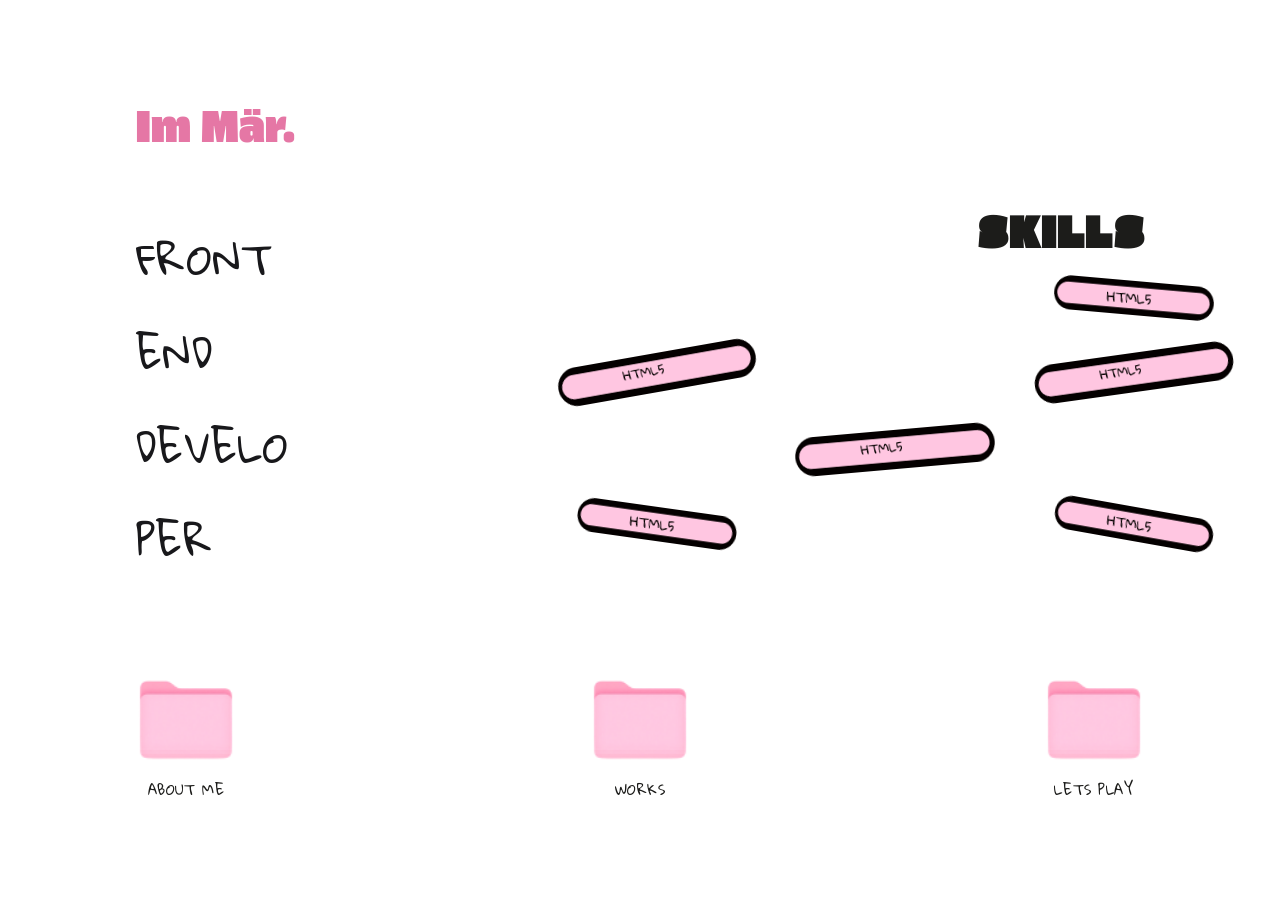
<file: index.html>
<!DOCTYPE html>
<html lang="ru">
  <head>
    <meta charset="UTF-8" />
    <meta name="viewport" content="width=device-width, initial-scale=1.0" />
    <title>Im Mär.</title>
    <!-- Fonts -->
    <link
      href="https://fonts.googleapis.com/css2?family=Gasoek+One&family=Gloria+Hallelujah&display=swap"
      rel="stylesheet"
    />
    <!-- Styles -->
    <link rel="stylesheet" href="styles/main.css" />
    <link rel="stylesheet" href="styles/index.css" />
  </head>
  <body>
    <div class="container">
      <!-- Логотип -->
      <header class="header">
        <a href="index.html" class="logo">Im Mär.</a>
      </header>

      <!-- Основной контент -->
      <main class="main">
        <!-- Заголовок FRONT END DEVELOPER -->
        <div class="title-block">
          <h1 class="title title--large font-accent">
            <span>FRONT</span>
            <span>END</span>
            <span>DEVELO</span>
            <span>PER</span>
          </h1>
        </div>

        <!-- Блок SKILLS -->
        <div class="skills-block">
          <h2 class="skills-title">SKILLS</h2>
          <div class="skills-items">
            <img
              src="media_portfolio/SKILS_BIG.png"
              alt="HTML5"
              class="skill-item skill-item--big"
            />
            <img
              src="media_portfolio/SKILS_SMALL.png"
              alt="HTML5"
              class="skill-item skill-item--small"
            />
            <img
              src="media_portfolio/SKILS_BIG.png"
              alt="HTML5"
              class="skill-item skill-item--big"
            />
            <img
              src="media_portfolio/SKILS_SMALL.png"
              alt="JavaScript"
              class="skill-item skill-item--small"
            />
            <img
              src="media_portfolio/SKILS_BIG.png"
              alt="HTML5"
              class="skill-item skill-item--big"
            />
            <img
              src="media_portfolio/SKILS_SMALL.png"
              alt="HTML5"
              class="skill-item skill-item--small"
            />
          </div>
        </div>

        <!-- Навигация -->
        <nav class="navigation">
          <a
            href="about.html"
            class="nav-folder flex-column items-center transition-default"
          >
            <img
              src="media_portfolio/IMG_NAV_BUTTON.png"
              alt="About Me"
              class="folder-icon"
            />
            <span>ABOUT ME</span>
          </a>
          <a
            href="work.html"
            class="nav-folder flex-column items-center transition-default"
          >
            <img
              src="media_portfolio/IMG_NAV_BUTTON.png"
              alt="Works"
              class="folder-icon"
            />
            <span>WORKS</span>
          </a>
          <a
            href="play.html"
            class="nav-folder flex-column items-center transition-default"
          >
            <img
              src="media_portfolio/IMG_NAV_BUTTON.png"
              alt="Let's Play"
              class="folder-icon"
            />
            <span>LETS PLAY</span>
          </a>
        </nav>
      </main>
    </div>
  </body>
</html>
</file>
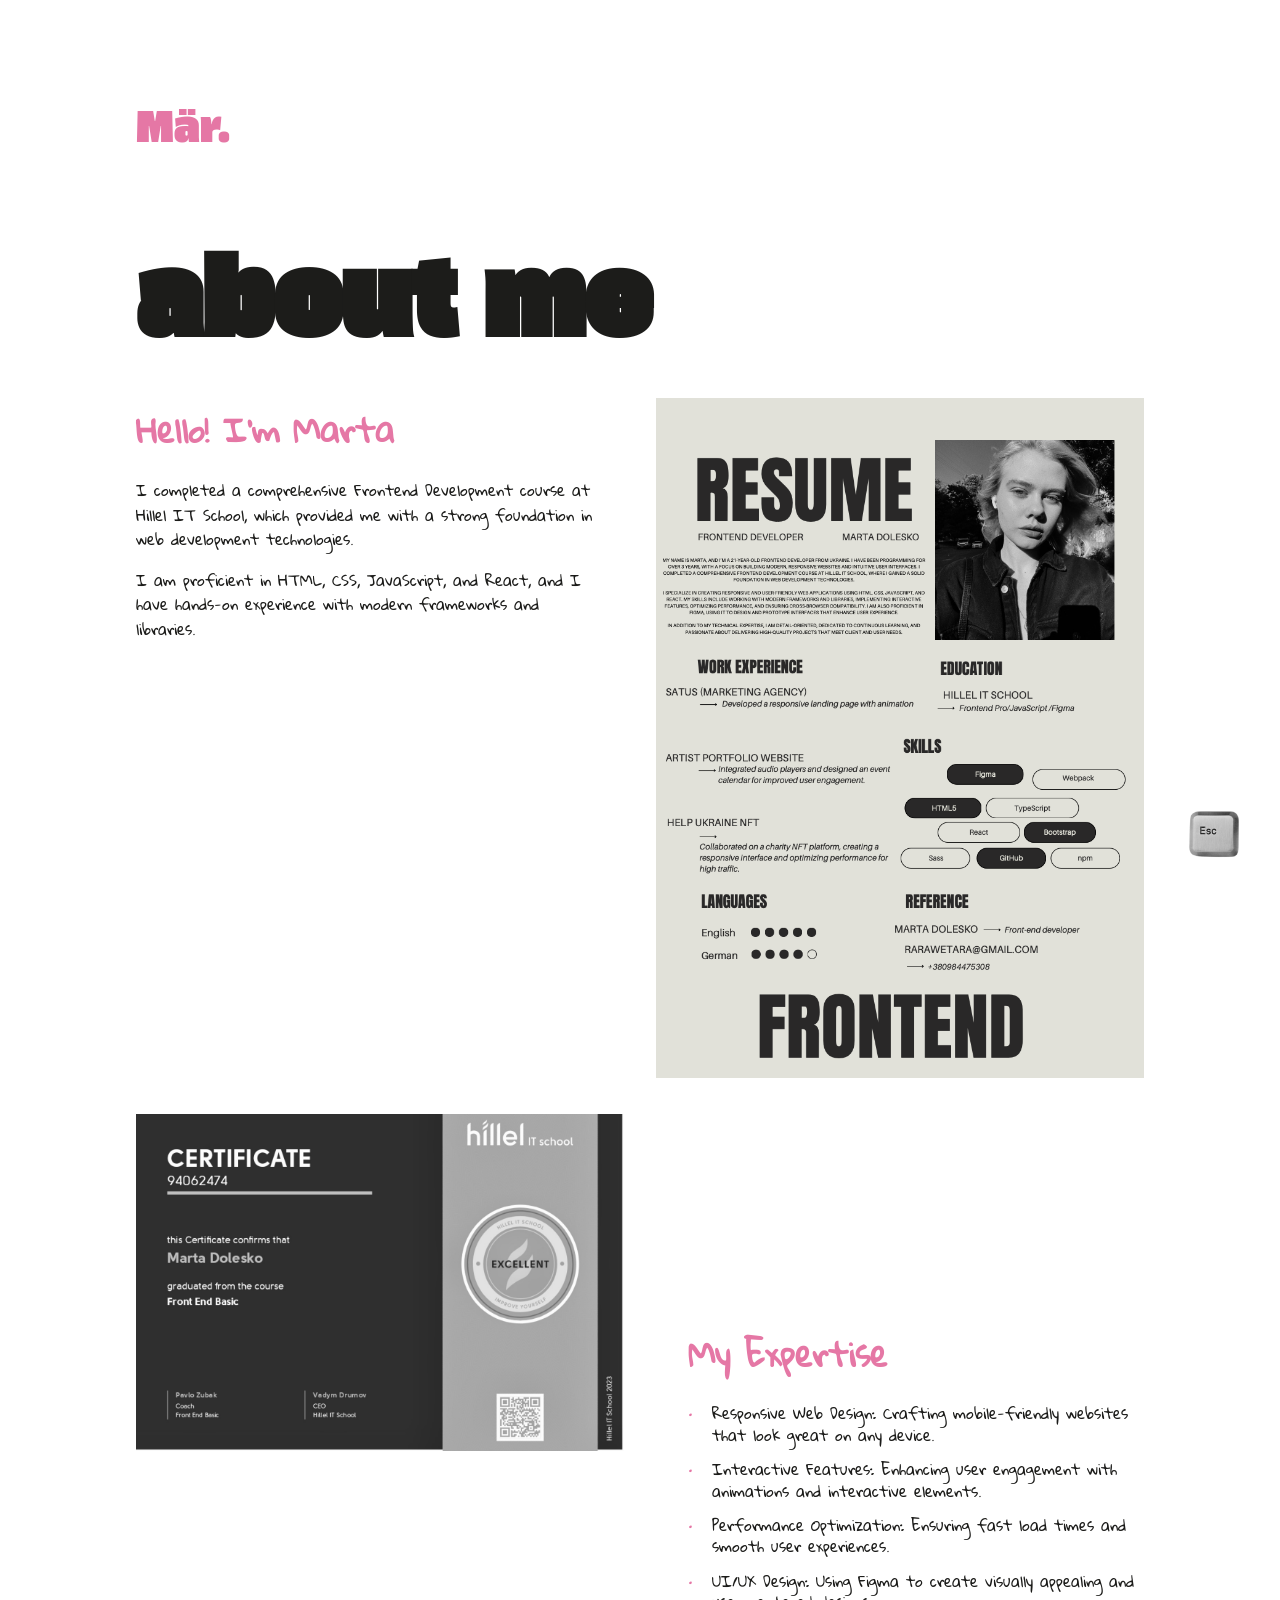
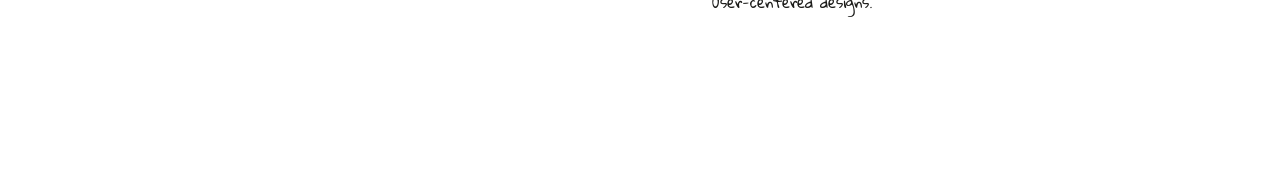
<file: about.html>
<!DOCTYPE html>
<html lang="ru">
  <head>
    <meta charset="UTF-8" />
    <meta name="viewport" content="width=device-width, initial-scale=1.0" />
    <title>About - Im Mär.</title>
    <!-- Fonts -->
    <link
      href="https://fonts.googleapis.com/css2?family=Gasoek+One&family=Gloria+Hallelujah&display=swap"
      rel="stylesheet"
    />
    <!-- Styles -->
    <link rel="stylesheet" href="styles/main.css" />
    <link rel="stylesheet" href="styles/index.css" />
  </head>
  <body>
    <div class="container">
      <!-- Шапка -->
      <header class="header">
        <a href="index.html" class="logo">Mär.</a>
      </header>

      <!-- Основной контент -->
      <main class="main">
        <!-- Заголовок about me -->
        <h1 class="about-title">about me</h1>

        <!-- Основная информация -->
        <div class="about-content">
          <div class="about-text">
            <h2 class="hello-text">Hello! I'm Marta</h2>
            <p class="description">
              I completed a comprehensive Frontend Development course at Hillel
              IT School, which provided me with a strong foundation in web
              development technologies.
            </p>
            <p class="description">
              I am proficient in HTML, CSS, JavaScript, and React, and I have
              hands-on experience with modern frameworks and libraries.
            </p>
          </div>

          <!-- Сертификат -->
          <div class="certificate">
            <img
              src="media_portfolio/hillel.jpeg"
              alt="Hillel Certificate"
              class="certificate-img"
            />
          </div>

          <!-- Резюме -->
          <div class="resume">
            <img
              src="media_portfolio/cv.jpeg"
              alt="Resume"
              class="resume-img"
            />
          </div>

          <!-- Экспертиза -->
          <div class="expertise">
            <h2 class="expertise-title">My Expertise</h2>
            <ul class="expertise-list">
              <li>
                Responsive Web Design: Crafting mobile-friendly websites that
                look great on any device.
              </li>
              <li>
                Interactive Features: Enhancing user engagement with animations
                and interactive elements.
              </li>
              <li>
                Performance Optimization: Ensuring fast load times and smooth
                user experiences.
              </li>
              <li>
                UI/UX Design: Using Figma to create visually appealing and
                user-centered designs.
              </li>
            </ul>
          </div>
        </div>
      </main>

      <!-- Подвал -->
      <footer class="footer">
        <a href="index.html" class="esc-button">
          <img src="media_portfolio/esc.png" alt="ESC" class="esc-icon" />
        </a>
      </footer>
    </div>
  </body>
</html>
</file>
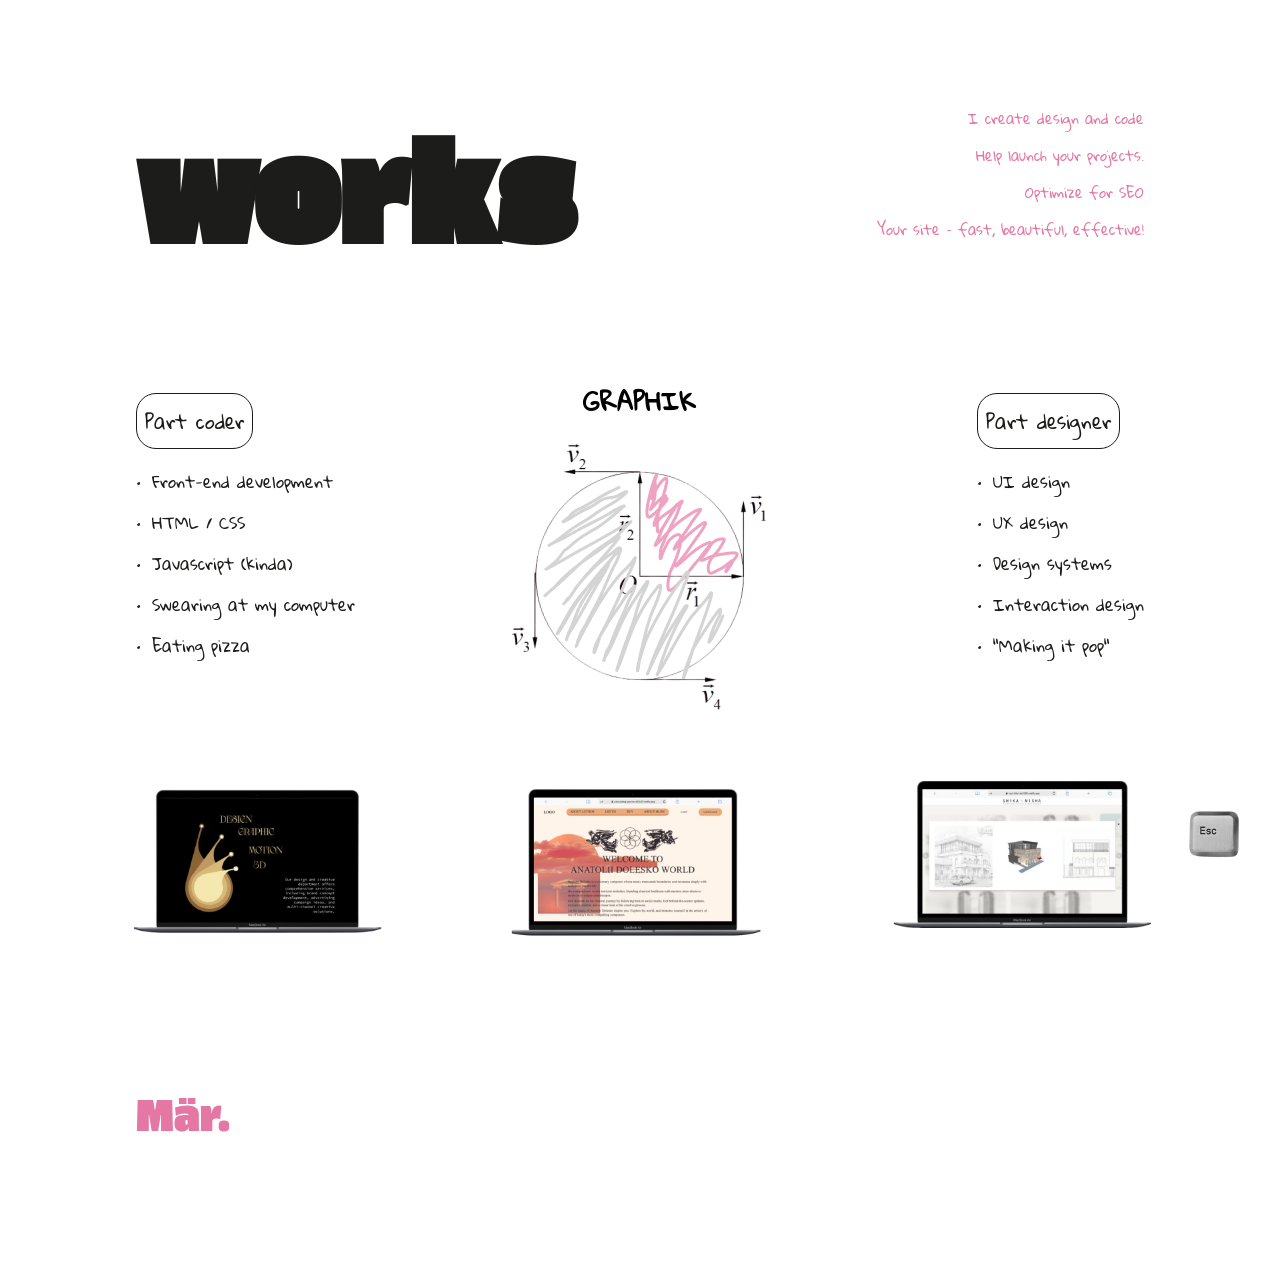
<file: work.html>
<!DOCTYPE html>
<html lang="ru">
  <head>
    <meta charset="UTF-8" />
    <meta name="viewport" content="width=device-width, initial-scale=1.0" />
    <title>Works - Im Mär.</title>
    <!-- Fonts -->
    <link
      href="https://fonts.googleapis.com/css2?family=Gasoek+One&family=Gloria+Hallelujah&display=swap"
      rel="stylesheet"
    />
    <!-- Styles -->
    <link rel="stylesheet" href="styles/main.css" />
    <link rel="stylesheet" href="styles/index.css" />
  </head>
  <body>
    <div class="container">
      <!-- Шапка -->
      <header class="header">
        <h1 class="page-title">works</h1>
        <!-- Текст в правом верхнем углу -->
        <div class="header-text">
          <p>I create design and code</p>
          <p>Help launch your projects.</p>
          <p>Optimize for SEO</p>
          <p>Your site – fast, beautiful, effective!</p>
        </div>
      </header>

      <!-- Основной контент -->
      <main class="main">
        <!-- Компоненты -->
        <div class="components">
          <!-- Component 55 -->
          <div class="component">
            <h2 class="component-title"></h2>
            <div class="component-content">
              <div class="role">Part coder</div>
              <ul class="skills-list">
                <li>Front-end development</li>
                <li>HTML / CSS</li>
                <li>Javascript (kinda)</li>
                <li>Swearing at my computer</li>
                <li>Eating pizza</li>
              </ul>
            </div>
          </div>

          <!-- GRAPHIK -->
          <div class="component">
            <h2 class="component-title">GRAPHIK</h2>
            <div class="component-content">
              <img
                src="media_portfolio/GRAPHIK.png"
                alt="График"
                class="graph-image"
              />
            </div>
          </div>

          <!-- Component 56 -->
          <div class="component">
            <h2 class="component-title"></h2>
            <div class="component-content">
              <div class="role">Part designer</div>
              <ul class="skills-list">
                <li>UI design</li>
                <li>UX design</li>
                <li>Design systems</li>
                <li>Interaction design</li>
                <li>"Making it pop"</li>
              </ul>
            </div>
          </div>
        </div>

        <!-- Проекты -->
        <div class="projects">
          <div class="project">
            <img
              src="media_portfolio/SATUS_LAPTOP.png"
              alt="Project 1"
              class="project-image project-image--laptop"
            />
            <img
              src="media_portfolio/SATUS_NOUT.png"
              alt="Project 1"
              class="project-image project-image--tablet"
            />
            <img
              src="media_portfolio/SATUS_PHONE.png"
              alt="Project 1"
              class="project-image project-image--phone"
            />
          </div>
          <div class="project">
            <img
              src="media_portfolio/APOSTOL_LAPTOP.png"
              alt="Project 2"
              class="project-image project-image--laptop"
            />
            <img
              src="media_portfolio/APOSTOL_NOUT.png"
              alt="Project 2"
              class="project-image project-image--tablet"
            />
            <img
              src="media_portfolio/APOSTOL_PHONE.png"
              alt="Project 2"
              class="project-image project-image--phone"
            />
          </div>
          <div class="project">
            <img
              src="media_portfolio/SHIKA_LAPTOP.png"
              alt="Project 3"
              class="project-image project-image--laptop"
            />
            <img
              src="media_portfolio/SHIKA_NOUT.png"
              alt="Project 3"
              class="project-image project-image--tablet"
            />
            <img
              src="media_portfolio/SHIKA_PHONE.png"
              alt="Project 3"
              class="project-image project-image--phone"
            />
          </div>
        </div>
      </main>

      <!-- Подвал -->
      <footer class="footer">
        <a href="index.html" class="logo">Mär.</a>
        <a href="index.html" class="esc-button">
          <img src="media_portfolio/esc.png" alt="ESC" class="esc-icon" />
        </a>
      </footer>
    </div>
  </body>
</html>
</file>
<file: styles/main.css>
/* Reset styles */
* {
    margin: 0;
    padding: 0;
    box-sizing: border-box;
}

/* Variables */
:root {
    /* Colors */
    --color-black: #1C1C1A;
    --color-pink: #E577A5;
    --color-gray: #D4D4D4;
    --color-white: #FFFFFF;

    /* Typography */
    --font-heading: 'Gasoek One', sans-serif;
    --font-accent: 'Gloria Hallelujah', cursive;
}

/* Typography responsive styles */
@media screen and (min-width: 1024px) {
    :root {
        --h1-size: 2.5rem;    /* 40px */
        --h2-size: 2rem;      /* 32px */
        --h3-size: 1.5rem;    /* 24px */
        --p-size: 0.875rem;   /* 14px */
    }
}

@media screen and (max-width: 1023px) {
    :root {
        --h1-size: 2rem;      /* 32px */
        --h2-size: 1.75rem;   /* 28px */
        --h3-size: 1.375rem;  /* 22px */
        --p-size: 0.875rem;   /* 14px */
    }
}

@media screen and (max-width: 767px) {
    :root {
        --h1-size: 1.75rem;   /* 28px */
        --h2-size: 1.5rem;    /* 24px */
        --h3-size: 1.25rem;   /* 20px */
        --p-size: 0.75rem;    /* 12px */
    }
}

/* Utility classes */
.container {
    width: 100%;
    max-width: 1200px;
    margin: 0 auto;
    padding: 0 1rem;
}

.transition-default {
    transition: all 0.3s ease;
}

/* Logo styles */
.logo {
    font-family: var(--font-heading);
    color: var(--color-pink);
    text-decoration: none;
    transition: all 0.3s ease;
}

.logo:hover {
    -webkit-text-stroke: 1px var(--color-pink);
    color: transparent;
}

.logo:active {
    -webkit-text-stroke: 1px var(--color-gray);
    background-color: var(--color-gray);
}

/* Навигация */
.navigation {
    display: flex;
    gap: 2rem;
    margin-top: auto;
}

.nav-item {
    text-decoration: none;
    color: var(--color-black);
    display: flex;
    flex-direction: column;
    align-items: center;
    gap: 0.5rem;
}

/* Адаптивная типография */
@media (min-width: 1024px) {
    h1 { font-size: 40px; }
    h2 { font-size: 32px; }
    h3 { font-size: 24px; }
    p { font-size: 14px; }
}

@media (max-width: 1023px) {
    h1 { font-size: 32px; }
    h2 { font-size: 28px; }
    h3 { font-size: 22px; }
    p { font-size: 14px; }
}

@media (max-width: 767px) {
    h1 { font-size: 28px; }
    h2 { font-size: 24px; }
    h3 { font-size: 20px; }
    p { font-size: 12px; }
}

/* Typography */
.font-accent {
    font-family: var(--font-accent);
    letter-spacing: 0.04em;
}

/* Или можно добавить через селектор */
[style*="Gloria Hallelujah"], 
.gloria-hallelujah {
    letter-spacing: 0.04em;
}

.flex-column {
    display: flex;
    flex-direction: column;
}

.items-center {
    align-items: center;
}

.items-start {
    align-items: flex-start;
}
</file>
<file: styles/index.css>
/* Основной контейнер */
.container {
    min-height: 100vh;
    display: flex;
    flex-direction: column;
    padding: 6rem;
    background-color: var(--color-white);
    overflow-x: hidden;
}

/* Шапка */
.header {
    margin-bottom: 2rem;
}

.logo {
    font-size: var(--h1-size);
    color: var(--color-pink);
    text-decoration: none;
    font-family: var(--font-heading);
}

/* Основной контент */
.main {
    flex: 1;
    display: flex;
    flex-direction: column;
    justify-content: space-between;
    position: relative;
}

/* Заголовок и skills вместе */
.title-block {
    display: flex;
    justify-content: space-between;
    align-items: flex-start;
    margin-bottom: 2rem;
    flex-wrap: wrap;
    gap: 2rem;
    max-width: 60%;
}

.title {
    font-family: var(--font-accent);
    color: var(--color-black);
    letter-spacing: 0.04em;
    display: flex;
    flex-direction: column;
    align-items: flex-start;
    gap: 1vw;
    font-weight: 400;
}

.title--large {
    font-size: 2.5rem;
    letter-spacing: 0.1vw;
}

.title--large span {
    display: block;
}

/* Блок навыков */
.skills-block {
    position: absolute;
    right: 0;
    width: auto;
    max-width: min(800px, 100vw - 4rem);
    text-align: right;
    margin-top: -1rem;
}

.skills-title {
    font-family: var(--font-heading);
    font-size: 2.5rem;
    color: var(--color-black);
    margin-bottom: 0.5rem;
    letter-spacing: 0.1vw;
}

.skills-items {
    display: grid;
    grid-template-columns: repeat(3, 1fr);
    grid-template-rows: repeat(4, auto);
    gap: clamp(1rem, 3vw, 4.5rem);
    padding: clamp(0.5rem, 1vw, 2rem);
    width: 100%;
}

.skill-item {
    width: min(180px, 100%);
    height: auto;
    justify-self: center;
}

.skill-item--big {
    width: 200px;
}

.skill-item--small {
    width: 160px;
}

/* Точное позиционирование элементов по сетке */
.skill-item:nth-child(1) { 
    grid-column: 1;
    grid-row: 2;
    transform: rotate(-10deg);
    width: 200px;
}

.skill-item:nth-child(2) { 
    grid-column: 3;
    grid-row: 1;
    transform: rotate(5deg);
    width: 160px;
}

.skill-item:nth-child(3) { 
    grid-column: 3;
    grid-row: 2;
    transform: rotate(-8deg);
    width: 200px;
}

.skill-item:nth-child(4) { 
    grid-column: 1;
    grid-row: 4;
    transform: rotate(8deg);
    width: 160px;
}

.skill-item:nth-child(5) { 
    grid-column: 2;
    grid-row: 3;
    transform: rotate(-5deg);
    width: 200px;
}

.skill-item:nth-child(6) { 
    grid-column: 3;
    grid-row: 4;
    transform: rotate(10deg);
    width: 160px;
}

/* Добавим эффект при наведении */
.skill-item:hover {
    transform: scale(1.1) rotate(0deg);
    z-index: 1;
}

/* Навигация */
.navigation {
    display: flex;
    justify-content: space-between;
    gap: 2rem;
    margin-top: -2rem; /* Уменьшаем отступ сверху, чтобы поднять навигацию */
}

.nav-folder {
    display: flex;
    flex-direction: column;
    align-items: center;
    text-decoration: none;
    gap: 0.5rem;
    transition: all 0.3s ease;
}

.folder-icon {
    width: 100px;
    height: auto;
    transition: all 0.3s ease;
}

.nav-folder span {
    font-family: var(--font-accent);
    color: var(--color-black);
    font-size: var(--p-size);
    letter-spacing: 0.04em;
}

/* Ховер эффекты */
.nav-folder:hover .folder-icon {
    content: url('../media_portfolio/IMG_NAV_BUTTON_HOVER.png');
}

.nav-folder:active .folder-icon {
    content: url('../media_portfolio/IMG_NAV_BUTTON_ACTIVE.png');
}

/* Адаптивная верстка */
@media (max-width: 1440px) {
    .skills-block {
        max-width: min(600px, 100vw - 4rem);
    }
    
    .skill-item--big {
        width: 180px;
    }
    
    .skill-item--small {
        width: 140px;
    }
}

@media (max-width: 1024px) {
    .container {
        padding: 2rem;
    }

    /* Шапка с заголовком */
    .header {
        display: flex;
        justify-content: space-between;
        align-items: center;
        margin-bottom: 2rem;
    }

    .logo {
        font-size: 2rem;
    }

    /* Заголовок рядом с лого */
    .title-block {
        position: absolute;
        top: 0.5rem;
        right: 2rem;
        margin: 0;
        padding: 0;
        margin-top: -2.5rem;
    }

    .title--large {
        font-size: 2rem;
        flex-direction: row;
        white-space: nowrap;
    }

    .title--large span {
        display: inline;
        margin-right: 0.5rem;
    }

    /* Блок skills */
    .skills-block {
        position: relative;
        max-width: 100%;
        margin-top: 6rem; /* Отступ после заголовка */
    }

    .skills-title {
        text-align: right;
        margin-bottom: 2rem;
        font-size: 2.5rem;
    }

    .skills-items {
        display: grid;
        grid-template-columns: repeat(3, 1fr);
        gap: 5rem;
        max-width: 800px;
        margin: 0 auto;
        padding: 1rem;
    }

    .skill-item {
        width: 140px;
    }

    /* Навигация */
    .navigation {
        margin-top: auto;
        padding-top: 2rem;
    }

    .projects {
        display: grid;
        grid-template-columns: repeat(2, 1fr);
        gap: 4rem;
        margin-bottom: 4rem;
    }

    .project:nth-child(even) {
        margin-top: 14rem;
    }

    .project {
        max-width: 200px; /* Больше размер для планшетов */
    }

    .project-image {
        width: 140%;
    }

    .components {
        grid-template-columns: 1fr; /* Одна колонка */
        gap: 3rem;
    }

    .component {
        display: flex;
        flex-direction: row;
        justify-content: space-between;
        align-items: flex-start;
        gap: 2rem;
    }

    .component-content {
        flex: 1;
    }

    /* Центральный компонент с графиком */
    .component:nth-child(2) {
        justify-content: center;
        max-width: 400px;
        margin: 0 auto;
    }

    .graph-image {
        max-width: 100%;
    }

    .about-title {
        font-size: 6rem;
    }

    /* Сохраняем сетку 2x2 но уменьшаем отступы */
    .about-content {
        gap: 1.5rem;
    }

    .about-text {
        padding-right: 1rem;
    }

    .expertise {
        padding-left: 1rem;
    }

    .resume-img, .certificate-img {
        max-width: 100%;
    }
}

@media (max-width: 768px) {
    .container {
        padding: 1rem;
    }

    /* Возвращаем заголовок на место */
    .title-block {
        position: static;
        max-width: 100%;
        margin-bottom: 0;
        padding: 0;
        margin-top: 0;
    }

    .title {
        align-items: flex-start;
    }

    .title--large {
        font-size: 1.5rem;
        flex-direction: row;
        flex-wrap: nowrap;
        white-space: nowrap;
        gap: 0.5rem;
    }

    .title--large span {
        display: inline;
        margin-right: 0.25rem;
    }

    /* Блок skills */
    .skills-block {
        position: static;
        max-width: 100%;
        margin-top: 2rem;
    }

    .skills-title {
        text-align: right;
        margin-bottom: 2rem;
    }

    .skills-items {
        display: flex;
        flex-wrap: wrap;
        justify-content: center;
        gap: 2rem;
        padding: 1rem;
        max-width: 600px;
        margin: 0 auto;
    }

    /* Позиционируем каждый элемент отдельно */
    .skill-item:nth-child(1) { 
        margin-left: 0;
        margin-right: auto;
        width: 140px;
    }

    .skill-item:nth-child(2) { 
        margin-left: auto;
        margin-right: 0;
        width: 140px;
    }

    .skill-item:nth-child(3) { 
        margin-left: auto;
        margin-right: 20%;
        width: 140px;
    }

    .skill-item:nth-child(4) { 
        margin-left: 20%;
        margin-right: auto;
        width: 140px;
    }

    .skill-item:nth-child(5) { 
        margin: 0 auto;
        width: 140px;
    }

    .skill-item:nth-child(6) { 
        margin-left: auto;
        margin-right: 10%;
        width: 140px;
    }

    .navigation {
        flex-direction: column;
        align-items: center;
        margin-top: 2rem;
    }

    .projects {
        grid-template-columns: repeat(2, 1fr);
        gap: 4rem;
    }

    .project:nth-child(even) {
        margin-top: 14rem;
    }

    .project {
        max-width: 170px; /* Средний размер */
    }

    .project-image {
        width: 100%;
    }

    .component {
        flex-direction: column;
        gap: 1rem;
    }

    .component:nth-child(2) {
        max-width: 300px;
    }

    .about-title {
        font-size: 4rem;
    }

    /* Сохраняем сетку 2x2 */
    .about-content {
        gap: 1rem;
    }

    .hello-text, .expertise-title {
        font-size: 1.5rem;
    }

    .description, .expertise-list li {
        font-size: 1rem;
        line-height: 1.4;
    }

    .expertise-list li {
        margin-bottom: 0.5rem;
    }
}

@media (max-width: 480px) {
    .skills-items {
        grid-template-columns: repeat(2, 1fr);
        gap: 1.5rem;
        padding: 0.5rem;
        max-width: 300px;
    }

    .skill-item {
        width: min(100px, 100%);
    }

    .title-block {
        margin-bottom: 0;
        text-align: right;
        width: 100%;
    }

    .title {
        align-items: flex-end;
        width: 100%;
    }

    .title--large {
        font-size: 1.25rem;
        gap: 0.25rem;
        width: 100%;
        justify-content: flex-end;
    }

    .title--large span {
        margin-right: 0.15rem;
    }

    .skills-title {
        font-size: 1.75rem;
        text-align: left;
        margin-bottom: 2.5rem;
    }

    .navigation {
        flex-direction: row;
        justify-content: space-between;
        gap: 1rem;
        margin-top: 2rem;
        padding: 0 0.5rem;
    }

    .nav-folder {
        gap: 0.25rem;
    }

    .folder-icon {
        width: 70px;
        height: auto;
    }

    .nav-folder span {
        font-size: 0.75rem;
    }

    .projects {
        grid-template-columns: repeat(2, 1fr);
        gap: 4rem;
    }

    .project:nth-child(even) {
        margin-top: 14rem;
    }

    .project {
        max-width: 140px; /* Маленький размер */
    }

    .project-image {
        width: 80%;
    }

    .about-title {
        font-size: 3rem;
        margin-bottom: 1rem;
    }

    /* На мобильных делаем одну колонку */
    .about-content {
        grid-template-columns: 1fr;
        gap: 1.5rem;
    }

    .about-text {
        grid-column: 1;
        grid-row: 1;
        padding-right: 0;
    }

    .resume {
        grid-column: 1;
        grid-row: 2;
    }

    .certificate {
        grid-column: 1;
        grid-row: 3;
    }

    .expertise {
        grid-column: 1;
        grid-row: 4;
        padding-left: 0;
    }

    .hello-text, .expertise-title {
        font-size: 1.25rem;
    }

    .description, .expertise-list li {
        font-size: 0.9rem;
    }

    .expertise-list li {
        padding-left: 1rem;
    }
}

@media (max-width: 360px) {
    .skills-items {
        grid-template-columns: 1fr;
        gap: 1rem;
        max-width: 200px;
    }

    .navigation {
        gap: 0.5rem;
        padding: 0;
    }

    .folder-icon {
        width: 60px;
    }

    .nav-folder span {
        font-size: 0.7rem;
    }

    .title-block {
        margin-bottom: 0;
        text-align: right;
    }

    .skills-title {
        text-align: left;
        margin-bottom: 2.5rem;
    }

    .project:nth-child(even) {
        margin-top: 1rem;
    }

    .project {
        max-width: 120px;
    }

    .about-title {
        font-size: 2.5rem;
    }

    .about-content {
        gap: 1rem;
    }

    .hello-text, .expertise-title {
        font-size: 1.1rem;
    }

    .description, .expertise-list li {
        font-size: 0.85rem;
    }
}

/* Анимации */
@keyframes floatVertical {
    0% {
        transform: translateY(-10px) rotate(var(--rotation));
    }
    50% {
        transform: translateY(10px) rotate(var(--rotation));
    }
    100% {
        transform: translateY(-10px) rotate(var(--rotation));
    }
}

@keyframes floatHorizontal {
    0% {
        transform: translateX(-10px) rotate(var(--rotation));
    }
    50% {
        transform: translateX(10px) rotate(var(--rotation));
    }
    100% {
        transform: translateX(-10px) rotate(var(--rotation));
    }
}

/* Применяем анимацию к элементам */
.skill-item:nth-child(1) { 
    --rotation: -10deg;
    animation: floatVertical 4s ease-in-out infinite;
}

.skill-item:nth-child(2) { 
    --rotation: 5deg;
    animation: floatVertical 4s ease-in-out infinite 0.5s;
}

.skill-item:nth-child(3) { 
    --rotation: -8deg;
    animation: floatVertical 4s ease-in-out infinite 1s;
}

.skill-item:nth-child(4) { 
    --rotation: 8deg;
    animation: floatVertical 4s ease-in-out infinite 1.5s;
}

.skill-item:nth-child(5) { 
    --rotation: -5deg;
    animation: floatVertical 4s ease-in-out infinite 2s;
}

.skill-item:nth-child(6) { 
    --rotation: 10deg;
    animation: floatVertical 4s ease-in-out infinite 2.5s;
}

/* Останавливаем анимацию при наведении */
.skill-item:hover {
    animation: none;
    transform: scale(1.1) rotate(0deg);
    z-index: 1;
}

/* Меняем анимацию на мобильных устройствах */
@media (max-width: 768px) {
    .skill-item:nth-child(1) { 
        animation: floatHorizontal 4s ease-in-out infinite;
    }
    
    .skill-item:nth-child(2) { 
        animation: floatHorizontal 4s ease-in-out infinite 0.5s;
    }
    
    .skill-item:nth-child(3) { 
        animation: floatHorizontal 4s ease-in-out infinite 1s;
    }
    
    .skill-item:nth-child(4) { 
        animation: floatHorizontal 4s ease-in-out infinite 1.5s;
    }
    
    .skill-item:nth-child(5) { 
        animation: floatHorizontal 4s ease-in-out infinite 2s;
    }
    
    .skill-item:nth-child(6) { 
        animation: floatHorizontal 4s ease-in-out infinite 2.5s;
    }
}

/* Стили для страницы works */
.page-title {
    font-family: var(--font-heading);
    font-size: 8rem;
    color: var(--color-black);
    margin-bottom: 2rem;
}

.header {
    display: flex;
    justify-content: space-between;
    align-items: flex-start;
    margin-bottom: 4rem;
}

.header-text {
    text-align: right;
    color: var(--color-pink);
    font-family: var(--font-accent);
    font-size: 1.2rem;
}

.header-text p {
    margin: 0.5rem 0;
}

/* Компоненты */
.components {
    display: grid;
    grid-template-columns: repeat(3, 1fr);
    gap: 2rem;
    margin-bottom: 4rem;
}

/* Компонент Part coder */
.component:first-child {
    grid-column: 1;
    justify-self: start;
    max-width: 300px;
}

/* Центральный график */
.component:nth-child(2) {
    grid-column: 2;
    justify-self: center;
}

/* Компонент Part designer */
.component:last-child {
    grid-column: 3;
    justify-self: end;
    max-width: 300px;
}

.component {
    display: flex;
    flex-direction: column;
    gap: 0rem;
    align-items: center;
}

.component-title {
    font-family: var(--font-accent);
    color: var(--color-purple);
    font-size: 1.5rem;
    margin-bottom: 1rem;
}

.role {
    font-family: var(--font-accent);
    color: var(--color-black);
    font-size: 1.2rem;
    padding: 0.5rem;
    border: 1px solid var(--color-black);
    border-radius: 20px;
    display: inline-block;
    margin-bottom: 1rem;
}

.skills-list {
    list-style: none;
    padding: 0;
    font-family: var(--font-accent);
    color: var(--color-black);
}

.skills-list li {
    margin-bottom: 0.5rem;
    position: relative;
    padding-left: 1rem;
}

.skills-list li::before {
    content: "•";
    position: absolute;
    left: 0;
}

.graph-image {
    width: 100%;
    height: auto;
}

/* Проекты */
.projects {
    display: grid;
    grid-template-columns: repeat(3, 1fr);
    gap: 15rem;
    margin-bottom: 7rem;
    position: relative;
    width: 100%;
    padding: 0 5%; /* Уменьшим отступы, чтобы картинки были больше */
}

.project {
    position: relative;
    width: 100%;
}

.project-image {
    width: 180%; /* Увеличим размер картинок */
    height: auto;
    display: none;
    position: relative;
    left: 50%;
    transform: translateX(-50%);
}

/* Эффект при наведении - простое увеличение */
.project-image:hover {
    transform: translateX(-50%) scale(1.03); /* Немного увеличиваем, сохраняя центрирование */
}

/* По умолчанию показываем NOUT версии на больших экранах */
.project-image--tablet {
    display: block;
}

/* Для планшетов показываем LAPTOP версии */
@media (max-width: 1024px) {
    .project-image--tablet {
        display: none;
    }
    .project-image--laptop {
        display: block;
    }
    .projects {
        padding: 0 8%;
    }
    .project-image {
        width: 140%; /* Возвращаем прежний размер для планшетов */
    }
}

/* Для мобильных показываем PHONE версии */
@media (max-width: 768px) {
    .project-image--laptop {
        display: none;
    }
    .project-image--phone {
        display: block;
    }
    .projects {
        padding: 0 5%;
        gap: 8rem;
    }
    .project-image {
        max-width: 300px;
    }
}

/* Обновляем стили для footer и esc-button */
.footer {
    display: flex;
    justify-content: space-between;
    align-items: center;
    position: relative;
    padding: 2rem 0;
}

.esc-button {
    position: fixed;
    bottom: 2rem;
    right: 2rem;
    z-index: 100;
    background: none;
    border: none;
    padding: 0;
    cursor: pointer;
    transition: transform 0.3s ease;
}

.esc-icon {
    width: 65px;
    height: auto;
}

.esc-button:hover {
    transform: scale(1.1);
}

/* Адаптивные стили для ESC кнопки */
@media (max-width: 768px) {
    .esc-button {
        bottom: 1.5rem;
        right: 1.5rem;
    }
    
    .esc-icon {
        width: 55px;
    }
}

@media (max-width: 480px) {
    .esc-button {
        bottom: 1rem;
        right: 1rem;
    }
    
    .esc-icon {
        width: 45px;
    }
}

/* Адаптивная верстка для страницы works */
@media (max-width: 1024px) {
    .page-title {
        font-size: 6rem;
    }

    .components {
        grid-template-columns: 1fr;
        gap: 3rem;
        max-width: 800px;
        margin: 0 auto 4rem;
    }

    .component:first-child {
        grid-column: 1;
        justify-self: start;
    }

    .component:nth-child(2) {
        grid-column: 1;
        justify-self: center;
        max-width: 500px;
    }

    .component:last-child {
        grid-column: 1;
        justify-self: end;
    }

    .projects {
        grid-template-columns: repeat(2, 1fr);
    }
}

@media (max-width: 768px) {
    .page-title {
        font-size: 4rem;
    }

    .header {
        flex-direction: column;
        gap: 2rem;
    }

    .header-text {
        text-align: left;
    }

    .components {
        gap: 2rem;
        max-width: 100%;
    }

    .component:first-child,
    .component:last-child {
        max-width: 250px;
    }

    .component:nth-child(2) {
        max-width: 400px;
    }

    .projects {
        grid-template-columns: repeat(2, 1fr);
        gap: 1rem;
    }
}

@media (max-width: 480px) {
    .page-title {
        font-size: 3rem;
    }

    .component-title {
        font-size: 1.2rem;
    }

    .header-text {
        font-size: 1rem;
    }

    .projects {
        grid-template-columns: repeat(2, 1fr);
        gap: 0rem;
    }

    .project:nth-child(even) {
        margin-top: 14rem;
        margin-left: 0vw;
    }

    .project {
        max-width: 140px;
    }

    .components {
        gap: 1.5rem;
    }

    .component:first-child,
    .component:last-child {
        max-width: 200px;
    }

    .component:nth-child(2) {
        max-width: 300px;
    }
}

/* Обновляем стили для страницы about */
.about-content {
    display: grid;
    grid-template-columns: repeat(2, 1fr);
    gap: 2rem;
}

.about-title {
    font-family: var(--font-heading);
    font-size: clamp(2.5rem, 8vw, 8rem);
    color: var(--color-black);
    margin-bottom: clamp(1rem, 3vw, 2rem);
}

.about-text {
    grid-column: 1;
    grid-row: 1;
    padding-right: 2rem;
}

.hello-text {
    font-family: var(--font-accent);
    color: var(--color-pink);
    font-size: clamp(1.25rem, 2.5vw, 2rem);
    margin-bottom: 1rem;
}

.description {
    font-family: var(--font-accent);
    color: var(--color-black);
    font-size: clamp(0.9rem, 1.2vw, 1.2rem);
    line-height: 1.6;
    margin-bottom: 1rem;
}

.resume {
    grid-column: 2;
    grid-row: 1;
}

.certificate {
    grid-column: 1;
    grid-row: 2;
}

.expertise {
    grid-column: 2;
    grid-row: 2;
    padding-left: 2rem;
    padding-top: 13rem;
}

.resume-img,
.certificate-img {
    width: 100%;
    height: auto;
    max-width: 500px;
}

.expertise-title {
    font-family: var(--font-accent);
    color: var(--color-pink);
    font-size: clamp(1.25rem, 2.5vw, 2rem);
    margin-bottom: 1rem;
}

.expertise-list {
    list-style: none;
    padding: 0;
}

.expertise-list li {
    font-family: var(--font-accent);
    color: var(--color-black);
    font-size: clamp(0.9rem, 1.2vw, 1.2rem);
    margin-bottom: clamp(0.5rem, 1vw, 1rem);
    padding-left: 1.5rem;
    position: relative;
    line-height: 1.4;
}

.expertise-list li::before {
    content: "•";
    position: absolute;
    left: 0;
    color: var(--color-pink);
}

/* Планшеты */
@media (max-width: 1024px) {
    .about-content {
        gap: 1.5rem;
    }

    .about-text {
        padding-right: 1rem;
    }

    .expertise {
        padding-left: 1rem;
        
    }
}

/* Маленькие планшеты и большие телефоны */
@media (max-width: 768px) {
    .about-content {
        grid-template-columns: 1fr;
        gap: 2rem;
        max-width: 600px;
        margin: 0 auto;
    }

    .about-text,
    .resume,
    .certificate,
    .expertise {
        grid-column: 1;
        padding: 0;
    }

    .resume { grid-row: 2; }
    .certificate { grid-row: 3; }
    .expertise { grid-row: 4; }

    .resume-img,
    .certificate-img {
        margin: 0 auto;
        display: block;
    }
}

/* Телефоны */
@media (max-width: 480px) {
    .about-content {
        grid-template-columns: repeat(2, 1fr); /* Сохраняем сетку 2x2 */
        gap: 1rem;
        padding: 0 0.5rem;
    }

    .about-text {
        grid-column: 1;
        grid-row: 1;
        padding-right: 0.5rem;
    }

    .resume {
        grid-column: 2;
        grid-row: 1;
    }

    .certificate {
        grid-column: 1;
        grid-row: 2;
    }

    .expertise {
        grid-column: 2;
        grid-row: 2;
        padding-left: 0.5rem;
        
    }

    .resume-img,
    .certificate-img {
        max-width: 100%;
        height: auto;
    }

    /* Уменьшаем размеры текста */
    .about-title {
        font-size: clamp(2rem, 5vw, 3rem);
        margin-bottom: 1rem;
    }

    .hello-text {
        font-size: 1.2rem;
        margin-bottom: 0.5rem;
    }

    .description {
        font-size: 0.9rem;
        line-height: 1.4;
        margin-bottom: 0.5rem;
    }

    .expertise-title {
        font-size: 1.2rem;
        margin-bottom: 0.5rem;
    }

    .expertise-list li {
        font-size: 0.9rem;
        margin-bottom: 0.4rem;
        padding-left: 1rem;
        line-height: 1.3;
    }
}

/* Очень маленькие телефоны */
@media (max-width: 360px) {
    .about-content {
        gap: 0.8rem;
    }

    .about-text {
        padding-right: 0.4rem;
    }

    .expertise {
        padding-left: 0.4rem;
        padding-top: 4rem;
    }

    .about-title {
        font-size: 1.8rem;
    }

    .hello-text,
    .expertise-title {
        font-size: 1.1rem;
    }

    .description,
    .expertise-list li {
        font-size: 0.85rem;
    }
}

/* Обновленные стили для страницы play */
.animation-section {
    position: relative;
    height: 80vh; /* Ограничиваем высоту секции */
    margin: 2rem 0;
    border-radius: 20px;
    overflow: hidden; /* Ограничиваем анимацию внутри секции */
    box-shadow: 0 0 20px rgba(0, 0, 0, 0.1);
}

#app {
    position: relative;
    height: 100%;
    width: 100%;
    font-family: "Montserrat", serif;
    
    border-radius: inherit;
}

.hero {
    height: 100%;
    display: flex;
    flex-direction: column;
    align-items: center;
    justify-content: center;
    position: relative;
    z-index: 2;
}

#webgl-canvas {
    position: absolute; /* Изменили с fixed на absolute */
    top: 0;
    right: 0;
    bottom: 0;
    left: 0;
    overflow: hidden;
    z-index: 1;
    border-radius: inherit;
}

.buttons {
    position: absolute; /* Изменили с fixed на absolute */
    width: 100%;
    bottom: 15px;
    z-index: 2;
    display: flex;
    justify-content: center;
    align-items: center;
    gap: 15px;
}

.buttons button {
    font-family: "Montserrat", serif;
    background: rgba(255, 255, 255, 0.5);
    border-radius: 5px;
    border: 1px solid grey;
    padding: 4px 8px;
    cursor: pointer;
    transition: all 0.3s ease;
}

.buttons button:hover {
    background: rgba(255, 255, 255, 0.7);
}

/* Адаптивная верстка */
@media (max-width: 768px) {
    .animation-section {
        height: 70vh;
        margin: 1.5rem 0;
    }
}

@media (max-width: 480px) {
    .animation-section {
        height: 60vh;
        margin: 1rem 0;
    }
}

/* Добавляем стили для трекера денег */
.tracker-section {
    padding: 2rem 0;
    margin: 0 auto;
    max-width: 800px;
}

.section-title {
    font-family: var(--font-heading);
    font-size: clamp(2rem, 4vw, 3rem);
    color: var(--color-black);
    margin-bottom: 2rem;
    text-align: center;
}

.tracker-container {
    background: #d8d8d875;
    border-radius: clamp(16px, 4vw, 24px);
    width: 100%;
    height: 100vh;
    margin: 0 auto;
    display: flex;
    flex-direction: column;
    overflow: hidden;
    /* Добавляем многослойные тени для большей объемности */
    box-shadow: 
        0 8px 30px rgba(0, 0, 0, 0.12),
        0 30px 60px rgba(0, 0, 0, 0.08),
        inset 0 -10px 30px rgba(255, 255, 255, 0.1),
        inset 0 10px 30px rgba(255, 255, 255, 0.1);
    /* Добавляем тонкую рамку для лучшего определения границ */
    border: 1px solid rgba(255, 255, 255, 0.1);
    /* Добавляем небольшой градиент для усиления эффекта объема */
    background: linear-gradient(
        145deg,
        rgba(255, 255, 255, 0.1),
        rgba(216, 216, 216, 0.45)
    );
    /* Добавляем backdrop-filter для эффекта матового стекла */
    backdrop-filter: blur(10px);
    -webkit-backdrop-filter: blur(10px);
}

.list-header {
    font-size: 20px;
    font-weight: 500;
    color: #18181b;
    margin-bottom: 24px;
    padding-left: 12px;
}

.transaction-list {
    display: flex;
    flex-direction: column;
    gap: 16px;
}

.transaction {
    display: flex;
    align-items: center;
    gap: 12px;
    padding: 0 12px;
    border-radius: 16px;
    cursor: pointer;
    transition: background 0.3s ease;
    position: relative;
}

.transaction:hover {
    background: #f4f4f5;
}

.icon-container {
    display: flex;
    justify-content: space-between;
}

.icon {
    width: clamp(32px, 8vw, 40px);
    height: clamp(32px, 8vw, 40px);
    background: #18181b;
    border-radius: 12px;
    display: grid;
    place-items: center;
}

.icon svg {
    width: 20px;
    height: 20px;
    color: white;
}

.details {
    display: flex;
    flex-direction: row;
    justify-content: space-between;
    flex: 1;
    width: 100%;
}

.title-container {
    display: flex;
    flex-direction: column;
    gap: 4px;
}

.title {
    font-weight: 500;
    color: #18181b;
}

.subtitle {
    font-size: clamp(12px, 3vw, 14px);
    color: #71717a;
}

.amount {
    font-weight: 500;
    color: #71717a;
}

/* Адаптивная верстка для трекера */
@media (max-width: 768px) {
    .tracker-container {
        max-width: 100%;
    }
}

@media (max-width: 480px) {
    .section-title {
        margin-bottom: 1.5rem;
    }

    .list-header {
        font-size: 18px;
        margin-bottom: 16px;
    }
}

/* Добавьте эти стили для анимации */
.transaction {
    /* ... существующие стили ... */
    position: relative;
}

.transaction.expanded {
    flex-direction: column;
    align-items: flex-start;
    background: #ffffff;
}

.transaction.expanded .transaction-details, 
.transaction.expanded .payment-details {
    display: flex;
}

.transaction.expanded .icon-container {
    width: 100%;
}

.transaction.expanded .close-btn {
    display: flex;
}

.transaction-details, 
.payment-details {
    display: none;
    flex-direction: column;
    gap: 6px;
    color: #71717a;
    border-top: 1px dotted #71717a;
    padding-top: 6px;
    width: 100%;
}

.close-btn {
    display: none;
    width: 32px;
    height: 32px;
    border: none;
    background: #f4f4f5;
    border-radius: 50%;
    cursor: pointer;
    align-items: center;
    justify-content: center;
}

/* Анимации */
@keyframes slide-up {
    from {
        opacity: 0;
        margin-top: 30px;
    }
    to {
        opacity: 1;
        margin-top: 0;
    }
}

@keyframes fade-out {
    0% { opacity: 1; }
    50% { opacity: 0; }
    100% { opacity: 0; }
}

/* View Transitions API */
::view-transition-group(*) {
    animation-duration: 0.4s;
    animation-timing-function: cubic-bezier(0.33, 1, 0.68, 1);
}

::view-transition-old(*),
::view-transition-new(*) {
    height: 100%;
}

/* Специальные анимации для разных состояний */
html:active-view-transition-type(expand) {
    &::view-transition-group(.transaction-details),
    &::view-transition-group(.payment-details) {
        animation-name: slide-up;
        animation-duration: 0.5s;
    }
}

html:active-view-transition-type(collapse) {
    &::view-transition-group(.transaction-details),
    &::view-transition-group(.payment-details) {
        animation-name: fade-out;
    }
}

::view-transition-group(.not-expanded) {
    animation-name: fade-out;
}

/* Добавьте эти стили для разных категорий транзакций */
.transaction:nth-child(2) .icon {
    background: #1DB954; /* Spotify green */
}

.transaction:nth-child(3) .icon {
    background: #276EF1; /* Uber blue */
}

.transaction:nth-child(4) .icon {
    background: #006241; /* Starbucks green */
}

/* Эффект наведения для иконок */
.icon {
    transition: transform 0.3s ease;
}

.transaction:hover .icon {
    transform: scale(1.1);
}

/* Улучшенные стили для деталей транзакции */
.transaction-details,
.payment-details {
    font-size: 13px;
    line-height: 1.4;
}

.transaction-id {
    font-family: monospace;
    letter-spacing: 0.5px;
}

.payment-method {
    font-weight: 500;
}

/* Стили для шапки */
.app-header {
    display: flex;
    justify-content: space-between;
    align-items: center;
    margin-bottom: 24px;
    padding: clamp(16px, 3vw, 24px) clamp(16px, 3vw, 24px) 0;
    background: inherit;
    border-bottom: 1px solid rgba(255, 255, 255, 0.1);
    z-index: 2;
}

.user-info {
    display: flex;
    align-items: center;
    gap: 12px;
}

.user-avatar {
    width: clamp(32px, 8vw, 40px);
    height: clamp(32px, 8vw, 40px);
    border-radius: 50%;
    overflow: hidden;
}

.user-avatar img {
    width: 100%;
    height: 100%;
    object-fit: cover;
}

.user-name {
    font-size: clamp(14px, 3.5vw, 16px);
    font-weight: 600;
    color: #1a1a1a;
}

.header-actions {
    display: flex;
    gap: 16px;
}

.icon-btn {
    background: none;
    border: none;
    padding: 8px;
    cursor: pointer;
    color: #1a1a1a;
}

.icon-btn svg {
    width: clamp(20px, 5vw, 24px);
    height: clamp(20px, 5vw, 24px);
}

/* Стили для карточки с балансом */
.balance-card {
    background: var(--color-pink);
    border-radius: clamp(16px, 4vw, 20px);
    padding: clamp(16px, 4vw, 24px);
    color: white;
    margin-bottom: clamp(16px, 4vw, 24px);
    cursor: pointer;
    transition: transform 0.3s ease;
    position: relative;
    z-index: 1;
}

.balance-card:hover {
    transform: translateY(-4px);
}

.card-label {
    font-size: clamp(12px, 3vw, 14px);
    opacity: 0.8;
    margin-bottom: 8px;
}

.balance-amount {
    font-size: clamp(24px, 6vw, 32px);
    font-weight: 700;
    margin-bottom: clamp(16px, 4vw, 24px);
}

.card-details {
    display: flex;
    justify-content: space-between;
    align-items: center;
}

.card-number {
    font-size: 14px;
    letter-spacing: 2px;
}

.card-type {
    display: flex;
    align-items: center;
    gap: 8px;
    font-size: 14px;
}

.card-type svg {
    width: 24px;
    height: 24px;
    stroke: white;
}

/* Стили для быстрых действий */
.quick-actions {
    display: grid;
    grid-template-columns: repeat(auto-fit, minmax(80px, 1fr));
    gap: clamp(8px, 2vw, 12px);
    margin-bottom: clamp(16px, 4vw, 24px);
    position: relative;
    z-index: 1;
}

.action-btn {
    background: white;
    border: none;
    border-radius: clamp(12px, 3vw, 16px);
    padding: clamp(12px, 3vw, 16px);
    display: flex;
    flex-direction: column;
    align-items: center;
    gap: 8px;
    cursor: pointer;
    transition: all 0.2s ease;
}

.action-btn:hover {
    background: #f0f0f0;
    transform: translateY(-2px);
}

.action-btn svg {
    width: clamp(20px, 5vw, 24px);
    height: clamp(20px, 5vw, 24px);
    color: #1a1a1a;
}

/* Стили для секции транзакций */
.transactions-section {
    background: var(--color-white);
    border-radius: clamp(16px, 4vw, 20px);
    padding: clamp(16px, 4vw, 20px);
    margin-bottom: clamp(16px, 4vw, 24px);
}

.section-header {
    display: flex;
    justify-content: space-between;
    align-items: center;
    margin-bottom: 16px;
}

.section-header h3 {
    font-size: 18px;
    font-weight: 600;
    color: #1a1a1a;
}

.view-all {
    background: none;
    border: none;
    color: #0061ff;
    font-size: 14px;
    cursor: pointer;
}

/* Адаптивная верстка */
@media (max-width: 480px) {
    .tracker-container {
        padding: 16px;
    }

    .balance-amount {
        font-size: 28px;
    }

    .quick-actions {
        grid-template-columns: repeat(3, 1fr);
        gap: 8px;
    }

    .action-btn {
        padding: 12px;
    }

    .action-btn svg {
        width: 20px;
        height: 20px;
    }
}

/* Стили для фильтров транзакций */
.filters {
    display: flex;
    gap: 8px;
    overflow-x: auto;
    padding: 4px;
    scrollbar-width: none; /* Firefox */
    -ms-overflow-style: none; /* IE/Edge */
}

.filters::-webkit-scrollbar {
    display: none; /* Chrome/Safari/Opera */
}

.filter-btn {
    background: var(--color-background);
    border: none;
    padding: clamp(8px, 2vw, 12px) clamp(12px, 3vw, 20px);
    border-radius: clamp(16px, 4vw, 20px);
    color: var(--color-text);
    cursor: pointer;
    white-space: nowrap;
    transition: all 0.3s ease;
}

.filter-btn.active {
    background: var(--color-pink);
    color: white;
}

/* Стили для поиска */
.search-bar {
    margin-bottom: clamp(16px, 4vw, 24px);
    position: relative;
}

.search-input {
    width: 100%;
    padding: clamp(12px, 3vw, 16px) clamp(16px, 4vw, 24px) clamp(12px, 3vw, 16px) clamp(40px, 10vw, 56px);
    border: 1px solid #e5e5e5;
    border-radius: clamp(16px, 4vw, 20px);
    font-size: clamp(12px, 3vw, 14px);
    background: var(--color-background);
    color: var(--color-text);
}

.search-icon {
    position: absolute;
    left: 12px;
    top: 50%;
    transform: translateY(-50%);
    color: var(--color-text-light);
}

/* Стили для сортировки */
.sort-dropdown {
    position: relative;
    margin-left: auto;
}

.sort-btn {
    background: none;
    border: none;
    color: var(--color-text);
    cursor: pointer;
    display: flex;
    align-items: center;
    gap: 4px;
}

.sort-menu {
    position: absolute;
    top: 100%;
    right: 0;
    background: var(--color-background);
    border-radius: 12px;
    box-shadow: 0 4px 12px rgba(0,0,0,0.1);
    padding: 8px 0;
    min-width: 150px;
    z-index: 10;
    display: none;
}

.sort-menu.active {
    display: block;
}

.sort-option {
    padding: 8px 16px;
    cursor: pointer;
    transition: background 0.2s ease;
}

.sort-option:hover {
    background: rgba(255,255,255,0.1);
}

/* Стили для статистики */
.stats {
    display: grid;
    grid-template-columns: repeat(auto-fit, minmax(120px, 1fr));
    gap: clamp(8px, 2vw, 12px);
    margin-bottom: clamp(16px, 4vw, 24px);
}

.stat-card {
    background: var(--color-background);
    padding: clamp(12px, 3vw, 16px);
    border-radius: clamp(12px, 3vw, 16px);
    text-align: center;
}

.stat-value {
    font-size: clamp(18px, 4.5vw, 24px);
    font-weight: 600;
    color: var(--color-text);
    margin-bottom: 4px;
}

.stat-label {
    font-size: clamp(10px, 2.5vw, 12px);
    color: var(--color-text-light);
}

/* Обновляем стили для модального окна */
.modal {
    position: fixed;
    top: 50%;
    left: 50%;
    transform: translate(-50%, -50%);
    width: min(90vw, 320px);
    max-width: 320px; /* Делаем более компактным */
    background: var(--color-white);
    border-radius: clamp(16px, 4vw, 20px);
    box-shadow: 0 10px 30px rgba(0, 0, 0, 0.2);
    border: 1px solid rgba(255, 255, 255, 0.1);
    opacity: 0;
    z-index: 1000;
    transition: all 0.3s cubic-bezier(0.4, 0, 0.2, 1);
}

/* Затемнение фона */
.modal-backdrop {
    position: fixed;
    top: 0;
    left: 0;
    right: 0;
    bottom: 0;

    backdrop-filter: blur(5px);
    opacity: 0;
    z-index: 999;
    transition: opacity 0.3s ease;
}

.modal-content {
    padding: clamp(16px, 4vw, 20px);
    position: relative;
}

.modal-header {
    display: flex;
    align-items: center;
    margin-bottom: 20px;
}

.modal h3 {
    font-size: clamp(16px, 4vw, 18px);
    font-weight: 600;
    color: var(--color-text);
    margin: 0;
}

.modal-close {
    position: absolute;
    right: 16px;
    top: 16px;
    width: 24px;
    height: 24px;
    border: none;
    background: none;
    cursor: pointer;
    color: var(--color-text-light);
    padding: 0;
    display: flex;
    align-items: center;
    justify-content: center;
    transition: all 0.3s ease;
}

.modal-close:hover {
    color: var(--color-pink);
    transform: rotate(90deg);
}

.modal-input {
    width: 100%;
    padding: clamp(10px, 2.5vw, 12px) clamp(12px, 3vw, 16px);
    margin-bottom: 12px;
    border: 2px solid rgba(255, 255, 255, 0.1);
    border-radius: clamp(10px, 2.5vw, 12px);
    background: var(--color-background);
    color: var(--color-text);
    font-size: clamp(12px, 3vw, 14px);
    transition: all 0.3s ease;
}

.modal-buttons {
    display: flex;
    gap: 8px;
    margin-top: 20px;
}

.modal-btn {
    flex: 1;
    padding: 12px;
    border: none;
    border-radius: 12px;
    cursor: pointer;
    font-weight: 500;
    font-size: 14px;
    transition: all 0.3s ease;
}

.modal-btn.cancel {
    background: rgba(255, 255, 255, 0.05);
    color: var(--color-text);
}

.modal-btn.confirm {
    background: var(--color-pink);
    color: white;
}

/* Анимации для модального окна */
.modal.active {
    opacity: 1;
    transform: translate(-50%, -50%) scale(1);
}

.modal-backdrop.active {
    opacity: 1;
}

/* Стили для селекта в модальном окне */
.modal select.modal-input {
    appearance: none;
    background-image: url("data:image/svg+xml,%3Csvg xmlns='http://www.w3.org/2000/svg' width='24' height='24' viewBox='0 0 24 24' fill='none' stroke='currentColor' stroke-width='2' stroke-linecap='round' stroke-linejoin='round'%3E%3Cpath d='M6 9l6 6 6-6'/%3E%3C/svg%3E");
    background-repeat: no-repeat;
    background-position: right 12px center;
    background-size: 16px;
    padding-right: 40px;
}

/* Обновляем стили для транзакций */
.transaction {
    background: rgba(255, 255, 255, 0.05);
    border: 1px solid rgba(255, 255, 255, 0.1);
    padding: clamp(12px, 3vw, 16px);
    border-radius: clamp(16px, 4vw, 20px);
    transition: all 0.3s cubic-bezier(0.4, 0, 0.2, 1);
}

.transaction:hover {
    transform: translateX(8px);
    background: rgba(255, 255, 255, 0.1);
}

.transaction.expanded {
    background: var(--color-background);
    box-shadow: 0 12px 24px rgba(0, 0, 0, 0.1);
    transform: scale(1.02);
}

/* Обновляем стили для фильтров */
.filters {
    background: rgba(255, 255, 255, 0.05);
    padding: clamp(6px, 1.5vw, 8px);
    border-radius: clamp(16px, 4vw, 20px);
    margin-bottom: clamp(16px, 4vw, 24px);
}

.filter-btn {
    padding: clamp(8px, 2vw, 12px) clamp(12px, 3vw, 20px);
    font-weight: 500;
    position: relative;
    overflow: hidden;
}

.filter-btn::before {
    content: '';
    position: absolute;
    top: 0;
    left: 0;
    right: 0;
    bottom: 0;
    background: var(--color-pink);
    opacity: 0;
    transition: opacity 0.3s ease;
    border-radius: inherit;
    z-index: -1;
}

.filter-btn:hover::before {
    opacity: 0.1;
}

.filter-btn.active {
    background: var(--color-pink);
    transform: translateY(-2px);
    box-shadow: 0 4px 12px rgba(255, 192, 203, 0.3);
}

/* Обновляем стили для поиска */
.search-bar {
    position: relative;
    margin-bottom: clamp(16px, 4vw, 24px);
}

.search-input {
    width: 100%;
    padding: clamp(12px, 3vw, 16px) clamp(16px, 4vw, 24px) clamp(12px, 3vw, 16px) clamp(40px, 10vw, 56px);
    background: rgba(255, 255, 255, 0.05);
    border: 2px solid rgba(255, 255, 255, 0.1);
    border-radius: clamp(16px, 4vw, 20px);
    font-size: clamp(12px, 3vw, 14px);
    transition: all 0.3s ease;
}

.search-input:focus {
    border-color: var(--color-pink);
    box-shadow: 0 0 0 4px rgba(255, 192, 203, 0.2);
    outline: none;
}

.search-icon {
    position: absolute;
    left: 20px;
    top: 50%;
    transform: translateY(-50%);
    color: var(--color-text-light);
    transition: color 0.3s ease;
}

.search-input:focus + .search-icon {
    color: var(--color-pink);
}

/* Обновляем стили для статистики */
.stat-card {
    background: linear-gradient(145deg, rgba(255, 255, 255, 0.05), rgba(255, 255, 255, 0.1));
    border: 1px solid rgba(255, 255, 255, 0.1);
    padding: clamp(12px, 3vw, 16px);
    border-radius: clamp(12px, 3vw, 16px);
    transition: all 0.3s ease;
}

.stat-card:hover {
    transform: translateY(-4px);
    box-shadow: 0 8px 16px rgba(0, 0, 0, 0.1);
}

.stat-value {
    font-size: clamp(18px, 4.5vw, 24px);
    margin-bottom: 8px;
    background: linear-gradient(135deg, var(--color-pink), var(--color-accent));
    -webkit-background-clip: text;
    -webkit-text-fill-color: transparent;
}

/* Верхняя часть (шапка) - фиксированная */
.app-header {
    padding: clamp(16px, 3vw, 24px) clamp(16px, 3vw, 24px) 0;
    background: inherit;
    border-bottom: 1px solid rgba(255, 255, 255, 0.1);
    z-index: 2;
}

/* Основной контент - скроллируемый */
.main-content {
    flex: 1;
    overflow-y: auto;
    padding: clamp(12px, 3vw, 20px);
    gap: clamp(12px, 2vw, 20px);
    /* Стилизация скролла */
    scrollbar-width: thin;
    scrollbar-color: var(--color-pink) transparent;
}

/* Стили для скролла в WebKit браузерах */
.main-content::-webkit-scrollbar {
    width: 6px;
}

.main-content::-webkit-scrollbar-track {
    background: transparent;
}

.main-content::-webkit-scrollbar-thumb {
    background-color: var(--color-pink);
    border-radius: 20px;
    border: 2px solid transparent;
}

/* Карточка с балансом остается в потоке */
.balance-card {
    margin-bottom: clamp(16px, 4vw, 24px);
    position: relative;
    z-index: 1;
}

/* Быстрые действия */
.quick-actions {
    margin-bottom: clamp(16px, 4vw, 24px);
    position: relative;
    z-index: 1;
}

/* Секция транзакций */
.transactions-section {
    background: var(--color-white);
    border-radius: clamp(16px, 4vw, 20px);
    padding: clamp(16px, 4vw, 20px);
    margin-bottom: clamp(16px, 4vw, 24px);
}

/* Список транзакций */
.transaction-list {
    max-height: none; /* Убираем ограничение высоты */
}

/* Анимация для новых транзакций */
.transaction {
    animation: slideIn 0.3s ease forwards;
}

@keyframes slideIn {
    from {
        opacity: 0;
        transform: translateY(-20px);
    }
    to {
        opacity: 1;
        transform: translateY(0);
    }
}

/* Медиа-запросы для адаптивности */
@media (max-width: 480px) {
    .tracker-container {
        height: calc(100vh - 120px); /* Учитываем отступы */
        border-radius: clamp(20px, 4vw, 20px) clamp(20px, 4vw, 20px) 0 0; /* Скругляем только верхние углы на мобильных */
    }
}

@media (min-width: 1200px) {
    .tracker-container {
        max-width: 450px;
        height: 700px;
    }
    
    .balance-amount {
        font-size: 36px;
    }
    
    .stat-value {
        font-size: 28px;
    }
}

/* Для очень высоких экранов */
@media (min-height: 1000px) {
    .tracker-container {
        height: 800px;
    }
}

/* Для маленьких экранов */
@media (max-height: 600px) {
    .tracker-container {
        height: 95vh;
    }
    
    .stats, .quick-actions {
        margin-bottom: 12px;
    }
}

/* Медиа-запросы для разных устройств */

/* Маленькие мобильные устройства */
@media (max-width: 320px) {
    .tracker-container {
        border-radius: 0;
    }

    .quick-actions {
        grid-template-columns: repeat(2, 1fr);
    }

    .action-btn {
        padding: 8px;
        font-size: 12px;
    }

    .balance-amount {
        font-size: 24px;
    }

    .stat-value {
        font-size: 18px;
    }
}

/* Мобильные устройства */
@media (min-width: 321px) and (max-width: 480px) {
    .tracker-container {
        height: calc(100vh - 60px);
        border-radius: 20px 20px 0 0;
    }

    .main-content {
        padding: 16px;
    }
}

/* Планшеты в портретной ориентации */
@media (min-width: 481px) and (max-width: 768px) {
    .tracker-container {
        max-width: 90%;
        height: min(800px, 90vh);
        margin: 20px auto;
    }

    .quick-actions {
        grid-template-columns: repeat(3, 1fr);
    }
}

/* Планшеты в альбомной ориентации */
@media (min-width: 769px) and (max-width: 1024px) {
    .tracker-container {
        max-width: 700px;
        height: min(700px, 80vh);
    }

    .stats {
        grid-template-columns: repeat(4, 1fr);
    }
}

/* Десктопы */
@media (min-width: 1025px) {
    .tracker-container {
        max-width: 400px;
        height: 700px;
    }

    .main-content {
        padding: 24px;
    }
}

/* Большие экраны */
@media (min-width: 1200px) {
    .tracker-container {
        max-width: 450px;
        height: 680px;
    }
}

/* Ориентация устройства */
@media (orientation: landscape) and (max-height: 600px) {
    .tracker-container {
        height: 100vh;
    }

    .main-content {
        padding: 12px;
        gap: 8px;
    }

    .stats, .quick-actions {
        margin-bottom: 8px;
    }
}

/* Высокие экраны (iPhone X и подобные) */
@media (min-height: 800px) and (max-width: 480px) {
    .tracker-container {
        height: calc(100vh - 80px);
    }
}



/* Поддержка уменьшенного движения */
@media (prefers-reduced-motion: reduce) {
    .transaction,
    .modal,
    .action-btn,
    .balance-card {
        transition: none;
    }
}

/* Поддержка высокой контрастности */
@media (prefers-contrast: high) {
    .transaction,
    .stat-card,
    .action-btn {
        border: 2px solid currentColor;
    }
}

/* Стили для устройств с поддержкой hover */
@media (hover: hover) {
    .action-btn:hover {
        transform: translateY(-2px);
        box-shadow: 0 4px 12px rgba(0, 0, 0, 0.1);
    }

    .transaction:hover {
        transform: translateX(4px);
    }
}

/* Стили для устройств без поддержки hover */
@media (hover: none) {
    .action-btn:active {
        background: var(--color-background);
    }

    .transaction:active {
        background: rgba(255, 255, 255, 0.1);
    }
}

/* Контейнер для кнопок */
.interactive-buttons {
    padding: 2rem;
    background: rgba(255, 255, 255, 0.05);
    border-radius: 24px;
    margin: 2rem 0;
}

.buttons-container {
    display: grid;
    grid-template-columns: repeat(auto-fit, minmax(150px, 1fr));
    gap: 2rem;
    padding: 2rem;
}

/* 1. Неоновая кнопка */
.neon-button {
    position: relative;
    padding: 15px 30px;
    color: var(--color-pink);
    background: transparent;
    border: none;
    text-transform: uppercase;
    letter-spacing: 4px;
    overflow: hidden;
    transition: 0.5s;
    cursor: pointer;
}

.neon-button:hover {
    background: var(--color-pink);
    color: #050801;
    box-shadow: 0 0 5px var(--color-pink),
                0 0 25px var(--color-pink),
                0 0 50px var(--color-pink),
                0 0 200px var(--color-pink);
}

.neon-button span {
    position: absolute;
    display: block;
}

.neon-button span:nth-child(1) {
    top: 0;
    left: -100%;
    width: 100%;
    height: 2px;
    background: linear-gradient(90deg, transparent, var(--color-pink));
}

.neon-button span:nth-child(2) {
    top: -100%;
    right: 0;
    width: 2px;
    height: 100%;
    background: linear-gradient(180deg, transparent, var(--color-pink));
}

.neon-button span:nth-child(3) {
    bottom: 0;
    right: -100%;
    width: 100%;
    height: 2px;
    background: linear-gradient(270deg, transparent, var(--color-pink));
}

.neon-button span:nth-child(4) {
    bottom: -100%;
    left: 0;
    width: 2px;
    height: 100%;
    background: linear-gradient(360deg, transparent, var(--color-pink));
}

/* 2. Жидкий переключатель */
.liquid-switch {
    position: relative;
    display: inline-block;
    width: 60px;
    height: 34px;
}

.liquid-switch input {
    opacity: 0;
    width: 0;
    height: 0;
}

.liquid-switch .slider {
    position: absolute;
    cursor: pointer;
    top: 0;
    left: 0;
    right: 0;
    bottom: 0;
    background-color: rgba(255, 255, 255, 0.1);
    transition: .4s;
    border-radius: 34px;
    overflow: hidden;
}

.liquid-switch .liquid {
    position: absolute;
    width: 200%;
    height: 200%;
    background: var(--color-pink);
    top: 50%;
    left: -100%;
    transform: translate(-100%, -50%);
    transition: transform 0.4s cubic-bezier(0.4, 0, 0.2, 1);
    border-radius: 50%;
}

.liquid-switch input:checked + .slider .liquid {
    left: 0;
}

/* 3. Кнопка с градиентной границей */
.gradient-border-button {
    position: relative;
    padding: 15px 30px;
    background: transparent;
    border: none;
    color: white;
    cursor: pointer;
    font-size: 16px;
    z-index: 1;
}

.gradient-border-button::before {
    content: '';
    position: absolute;
    top: 0;
    left: 0;
    right: 0;
    bottom: 0;
    border-radius: 4px;
    padding: 2px;
    background: linear-gradient(45deg, #ff0000, #00ff00, #0000ff);
    -webkit-mask: 
        linear-gradient(#fff 0 0) content-box, 
        linear-gradient(#fff 0 0);
    mask: 
        linear-gradient(#fff 0 0) content-box, 
        linear-gradient(#fff 0 0);
    -webkit-mask-composite: xor;
    mask-composite: exclude;
}

/* 4. 3D Toggle Switch */
.toggle-3d {
    position: relative;
    display: inline-block;
    width: 80px;
    height: 40px;
    transform-style: preserve-3d;
    perspective: 500px;
}

.toggle-3d input {
    display: none;
}

.toggle-thumb {
    position: absolute;
    width: 100%;
    height: 100%;
    background: #2c3e50;
    border-radius: 20px;
    cursor: pointer;
    transform-style: preserve-3d;
    transition: transform 0.5s;
}

.toggle-3d input:checked + .toggle-thumb {
    transform: rotateY(180deg);
}

/* 5. Кнопка с частицами */
.particle-button {
    position: relative;
    padding: 15px 30px;
    background: transparent;
    border: 2px solid var(--color-pink);
    color: var(--color-pink);
    cursor: pointer;
    overflow: hidden;
}

.particles {
    position: absolute;
    inset: 0;
    pointer-events: none;
}

.particle-button:hover .particles::before {
    content: '';
    position: absolute;
    top: 50%;
    left: 50%;
    width: 5px;
    height: 5px;
    background: var(--color-pink);
    border-radius: 50%;
    animation: particle 0.5s linear;
}

@keyframes particle {
    0% {
        transform: translate(-50%, -50%);
        opacity: 1;
    }
    100% {
        transform: translate(-50%, -200%);
        opacity: 0;
    }
}

/* 6. Морфинг кнопка */
.morph-button {
    position: relative;
    z-index: 1;
}

.morph-button .circle {
    position: absolute;
    top: 50%;
    left: 50%;
    transform: translate(-50%, -50%) scale(0);
    width: 150%;
    height: 150%;
    background: var(--color-pink);
    border-radius: 50%;
    transition: transform 0.5s cubic-bezier(0.4, 0, 0.2, 1);
    z-index: -1;
}

/* 7. Голографическая кнопка */
.holographic-button {
    background: rgba(255, 255, 255, 0.05);
    backdrop-filter: blur(10px);
    border: 1px solid rgba(255, 255, 255, 0.2);
    box-shadow: 0 8px 32px 0 rgba(31, 38, 135, 0.37);
}

.holographic-button::before {
    background: linear-gradient(
        120deg,
        transparent 0%,
        rgba(255, 255, 255, 0.3) 50%,
        transparent 100%
    );
}

/* Стили для частиц */
.particle {
    position: absolute;
    background: var(--color-pink);
    border-radius: 50%;
    width: 5px;
    height: 5px;
    pointer-events: none;
}

/* Контейнер для интерактивных элементов */
.interactive-controls {
    padding: 2rem;
    box-shadow: 0 10px 30px rgba(0, 0, 0, 0.1);
    border-radius: 24px;
    margin: 2rem 0;
}

.controls-grid {
    display: grid;
    grid-template-columns: repeat(3, 1fr);
    gap: 2rem;
    padding: 2rem;
}

/* Пульсирующая кнопка */
.pulse-button {
    position: relative;
    width: 120px;
    height: 120px;
    border-radius: 50%;
    background: transparent;
    border: none;
    cursor: pointer;
    overflow: hidden;
}

.pulse-circle {
    position: absolute;
    inset: 0;
    background: var(--color-pink);
    border-radius: 50%;
    animation: pulse 2s ease-out infinite;
}

.pulse-text {
    position: relative;
    color: white;
    font-size: 1.2em;
    z-index: 1;
}

@keyframes pulse {
    0% { transform: scale(0.95); opacity: 0.8; }
    50% { transform: scale(1.05); opacity: 0.5; }
    100% { transform: scale(0.95); opacity: 0.8; }
}

/* Кибер-переключатель */
.cyber-switch {
    position: relative;
    width: 80px;
    height: 40px;
    display: inline-block;
}

.cyber-slider {
    position: absolute;
    inset: 0;
    background: #2a2a2a;
    border-radius: 20px;
    cursor: pointer;
    overflow: hidden;
}

.cyber-tracks {
    position: absolute;
    inset: 4px;
    background: repeating-linear-gradient(
        90deg,
        #333 0px,
        #333 2px,
        transparent 2px,
        transparent 4px
    );
}

.cyber-glow {
    position: absolute;
    width: 32px;
    height: 32px;
    background: var(--color-pink);
    border-radius: 50%;
    top: 4px;
    left: 4px;
    transition: 0.3s;
    box-shadow: 0 0 20px var(--color-pink);
}

.cyber-switch input:checked + .cyber-slider .cyber-glow {
    left: calc(100% - 36px);
}

/* Магнитная кнопка */
.magnetic-button {
    position: relative;
    padding: 20px 40px;
    background: transparent;
    border: 2px solid var(--color-pink);
    color: var(--color-pink);
    cursor: pointer;
    transition: transform 0.1s;
}

.magnetic-content {
    display: block;
    transform: translateZ(0);
}

/* Glitch кнопка */
.glitch-button {
    position: relative;
    padding: 20px 40px;
    background: var(--color-pink);
    border: none;
    color: white;
    cursor: pointer;
    overflow: hidden;
}

.glitch-text {
    position: relative;
    display: inline-block;
}

.glitch-text::before,
.glitch-text::after {
    content: attr(data-text);
    position: absolute;
    top: 0;
    left: 0;
    width: 100%;
    height: 100%;
    background: var(--color-pink);
}

.glitch-button:hover .glitch-text::before {
    animation: glitch-1 0.4s linear infinite;
    clip-path: polygon(0 0, 100% 0, 100% 45%, 0 45%);
    transform: translate(-2px, -2px);
}

.glitch-button:hover .glitch-text::after {
    animation: glitch-2 0.4s linear infinite;
    clip-path: polygon(0 55%, 100% 55%, 100% 100%, 0 100%);
    transform: translate(2px, 2px);
}

/* Плазма кнопка */
.plasma-button {
    position: relative;
    padding: 20px 40px;
    background: transparent;
    border: none;
    color: white;
    cursor: pointer;
    overflow: hidden;
}

.plasma-effect {
    position: absolute;
    inset: 0;
    background: radial-gradient(
        circle at var(--x, 50%) var(--y, 50%),
        var(--color-pink) 0%,
        transparent 50%
    );
    opacity: 0;
    transition: opacity 0.3s;
}

.plasma-button:hover .plasma-effect {
    opacity: 1;
}

/* 3D Flip переключатель */
.flip-switch {
    perspective: 1000px;
    width: 100px;
    height: 50px;
    display: inline-block;
}

.flip-card {
    position: relative;
    width: 100%;
    height: 100%;
    cursor: pointer;
    transform-style: preserve-3d;
    transition: transform 0.6s;
}

.flip-front,
.flip-back {
    position: absolute;
    width: 100%;
    height: 100%;
    backface-visibility: hidden;
    display: flex;
    align-items: center;
    justify-content: center;
    border-radius: 25px;
}

.flip-front {
    background: var(--color-pink);
    color: white;
}

.flip-back {
    background: #333;
    color: white;
    transform: rotateX(180deg);
}

.flip-switch input:checked + .flip-card {
    transform: rotateX(180deg);
}

/* Звуковая волна */
.wave-button {
    position: relative;
    padding: 20px 40px;
    background: transparent;
    border: 2px solid var(--color-pink);
    color: var(--color-pink);
    cursor: pointer;
    overflow: hidden;
}

.wave-bars {
    position: absolute;
    bottom: 0;
    left: 0;
    width: 100%;
    height: 30%;
    display: flex;
    justify-content: center;
    gap: 2px;
}

.wave-bars::before {
    content: '';
    width: 3px;
    height: 100%;
    background: var(--color-pink);
    animation: wave 1s ease-in-out infinite;
    animation-delay: calc(var(--i) * 0.1s);
}

@keyframes wave {
    0%, 100% { transform: scaleY(0.5); }
    50% { transform: scaleY(1); }
}

/* Адаптивные стили для money tracker */
@media screen and (max-width: 1024px) {
    .tracker-container {
        width: 95%;
        max-width: 800px;
        margin: 0 auto;
        border-radius: 20px;
    }

    .balance-card {
        padding: 24px;
    }

    .stats {
        grid-template-columns: repeat(2, 1fr);
        gap: 16px;
    }

    .quick-actions {
        grid-template-columns: repeat(3, 1fr);
        gap: 12px;
    }

    .filters {
        overflow-x: auto;
        padding-bottom: 8px;
        margin: 16px 0;
    }

    .filter-btn {
        white-space: nowrap;
        padding: 8px 16px;
    }
}

@media screen and (max-width: 768px) {
    .tracker-container {
        width: 100%;
        height: calc(100vh - 32px);
        border-radius: 20px 20px 0 0;
        margin-bottom: 0;
    }

    .app-header {
        padding: 16px;
    }

    .user-avatar {
        width: 40px;
        height: 40px;
    }

    .balance-card {
        padding: 20px;
        margin: 16px;
    }

    .balance-amount {
        font-size: 28px;
    }

    .stats {
        padding: 0 16px;
    }

    .stat-card {
        padding: 16px;
    }

    .stat-value {
        font-size: 20px;
    }

    .quick-actions {
        padding: 0 16px;
    }

    .action-btn {
        padding: 12px;
        font-size: 14px;
    }

    .action-btn svg {
        width: 20px;
        height: 20px;
    }

    .filters {
        padding: 0 16px;
        gap: 8px;
    }

    .filter-btn {
        font-size: 13px;
        padding: 6px 12px;
    }

    .search-bar {
        margin: 16px;
    }

    .transactions-section {
        margin: 16px;
    }

    .transaction {
        padding: 12px;
    }

    .transaction.expanded {
        padding: 16px;
    }

    .icon {
        width: 40px;
        height: 40px;
    }

    .title {
        font-size: 15px;
    }

    .subtitle {
        font-size: 13px;
    }

    .amount {
        font-size: 15px;
    }
}

@media screen and (max-width: 480px) {
    .tracker-container {
        border-radius: 16px 16px 0 0;
    }

    .app-header {
        padding: 12px;
    }

    .user-avatar {
        width: 36px;
        height: 36px;
    }

    .balance-card {
        padding: 16px;
        margin: 12px;
    }

    .balance-amount {
        font-size: 24px;
    }

    .stats {
        padding: 0 12px;
        gap: 12px;
    }

    .stat-card {
        padding: 12px;
    }

    .stat-value {
        font-size: 18px;
    }

    .quick-actions {
        padding: 0 12px;
        grid-template-columns: repeat(3, 1fr);
        gap: 8px;
    }

    .action-btn {
        padding: 8px;
        font-size: 12px;
    }

    .action-btn svg {
        width: 18px;
        height: 18px;
    }

    .filters {
        padding: 0 12px;
        gap: 6px;
    }

    .filter-btn {
        font-size: 12px;
        padding: 6px 10px;
    }

    .search-bar {
        margin: 12px;
    }

    .search-input {
        padding: 8px 12px 8px 36px;
        font-size: 14px;
    }

    .transactions-section {
        margin: 12px;
    }

    .transaction {
        padding: 10px;
    }

    .transaction.expanded {
        padding: 14px;
    }

    .icon {
        width: 36px;
        height: 36px;
    }

    .title {
        font-size: 14px;
    }

    .subtitle {
        font-size: 12px;
    }

    .amount {
        font-size: 14px;
    }

    /* Модальные окна для мобильных */
    .modal {
        width: 90%;
        max-width: 320px;
    }

    .modal-content {
        padding: 16px;
    }

    .modal-header h3 {
        font-size: 18px;
    }

    .modal-input {
        padding: 10px;
        font-size: 14px;
    }

    .modal-buttons {
        gap: 8px;
    }

    .modal-btn {
        padding: 10px;
        font-size: 14px;
    }
}

/* Для очень маленьких экранов */
@media screen and (max-width: 360px) {
    .quick-actions {
        grid-template-columns: repeat(3, 1fr);
    }

    .action-btn {
        padding: 6px;
        font-size: 11px;
    }

    .action-btn svg {
        width: 16px;
        height: 16px;
    }

    .stat-card {
        padding: 10px;
    }

    .stat-value {
        font-size: 16px;
    }

    .transaction {
        padding: 8px;
    }

    .icon {
        width: 32px;
        height: 32px;
    }
}

/* Для высоких мобильных экранов (iPhone X и подобные) */
@media screen and (min-height: 800px) and (max-width: 480px) {
    .tracker-container {
        height: calc(100vh - 80px);
    }
}

/* Для ландшафтной ориентации на мобильных */
@media screen and (max-height: 480px) and (orientation: landscape) {
    .tracker-container {
        height: auto;
        min-height: 100vh;
    }

    .stats {
        grid-template-columns: repeat(2, 1fr);
    }

    .quick-actions {
        grid-template-columns: repeat(3, 1fr);
    }
}

/* Базовые стили для трекера */
.tracker-container {
    background: #ffffff;
    border-radius: 30px;
    width: 100%;
    max-width: 400px;
    height: 100vh;
    margin: 0 auto;
    padding: 20px;
    display: flex;
    flex-direction: column;
    box-shadow: 0 10px 30px rgba(0, 0, 0, 0.1);
}

/* Шапка с профилем */
.app-header {
    display: flex;
    justify-content: space-between;
    align-items: center;
    padding: 10px 0;
}

.user-info {
    display: flex;
    align-items: center;
    gap: 12px;
}

.user-avatar {
    width: 40px;
    height: 40px;
    border-radius: 50%;
    overflow: hidden;
}

.user-avatar img {
    width: 100%;
    height: 100%;
    object-fit: cover;
}

/* Карточка баланса */
.balance-card {
    background: var(--color-pink);
    border-radius: 20px;
    padding: 24px;
    color: white;
    margin: 20px 0;
}

.card-label {
    opacity: 0.8;
    margin-bottom: 8px;
}

.balance-amount {
    font-size: 32px;
    font-weight: bold;
    margin-bottom: 16px;
}

/* Статистика */
.stats {
    display: grid;
    grid-template-columns: repeat(2, 1fr);
    gap: 16px;
    margin-bottom: 24px;
}

.stat-card {
    background: #f5f5f5;
    padding: 16px;
    border-radius: 15px;
    text-align: center;
}

/* Быстрые действия */
.quick-actions {
    display: grid;
    grid-template-columns: repeat(3, 1fr);
    gap: 12px;
    margin-bottom: 24px;
}

.action-btn {
    background: white;
    border: none;
    border-radius: 15px;
    padding: 12px;
    display: flex;
    flex-direction: column;
    align-items: center;
    gap: 8px;
    cursor: pointer;
}

.action-btn svg {
    width: 24px;
    height: 24px;
}

/* Фильтры */
.filters {
    display: flex;
    gap: 8px;
    overflow-x: auto;
    padding: 4px 0;
    margin-bottom: 16px;
    scrollbar-width: none;
}

.filters::-webkit-scrollbar {
    display: none;
}

.filter-btn {
    background: transparent;
    border: none;
    padding: 8px 16px;
    border-radius: 20px;
    white-space: nowrap;
    cursor: pointer;
}

.filter-btn.active {
    background: var(--color-pink);
    color: white;
}

/* Поиск */
.search-bar {
    position: relative;
    margin-bottom: 16px;
}

.search-input {
    width: 100%;
    padding: 12px 40px;
    border: none;
    border-radius: 15px;
    background: #f5f5f5;
    font-size: 14px;
}

.search-icon {
    position: absolute;
    left: 12px;
    top: 50%;
    transform: translateY(-50%);
    color: #666;
}

/* Транзакции */
.transactions-section {
    flex: 1;
    overflow-y: auto;
}

.transaction {
    display: flex;
    align-items: center;
    padding: 12px;
    margin-bottom: 8px;
    border-radius: 12px;
    background: #f5f5f5;
}

/* Адаптивные стили */
@media screen and (max-width: 480px) {
    .tracker-container {
        max-width: 350px;
        border-radius: 20px 20px 0 0;
        height: 100vh;
        padding: 16px;
    }

    .balance-card {
        padding: 20px;
        margin: 16px 0;
    }

    .balance-amount {
        font-size: 28px;
    }

    .action-btn {
        padding: 10px;
        font-size: 13px;
    }

    .action-btn svg {
        width: 20px;
        height: 20px;
    }

    .filter-btn {
        padding: 6px 12px;
        font-size: 13px;
    }
}

/* iPhone X и новее */
@supports (padding: env(safe-area-inset-top)) {
    .tracker-container {
        padding-top: max(16px, env(safe-area-inset-top));
        padding-bottom: max(16px, env(safe-area-inset-bottom));
    }
}

/* Контейнер для интерактивных кнопок */
.interactive-controls {
    padding: 2rem;
    margin: 2rem 0;
}

.controls-grid {
    display: grid;
    grid-template-columns: repeat(3, 1fr);
    gap: 2rem;
    max-width: 900px;
    margin: 0 auto;
    
}

/* Расположение элементов в шахматном порядке */
.controls-grid > *:nth-child(3n + 2) {
    transform: translateY(2rem);
}

.controls-grid > *:nth-child(3n + 3) {
    transform: translateY(4rem);
}

/* Адаптивная верстка для кнопок */
@media screen and (max-width: 768px) {
    .controls-grid {
        grid-template-columns: repeat(2, 1fr);
        gap: 1.5rem;
    }

    .controls-grid > *:nth-child(3n + 2) {
        transform: translateY(0);
    }

    .controls-grid > *:nth-child(3n + 3) {
        transform: translateY(0);
    }

    /* Новый шахматный порядок для 2 колонок */
    .controls-grid > *:nth-child(odd) {
        transform: translateY(1.5rem);
    }
}

@media screen and (max-width: 480px) {
    .interactive-controls {
        padding: 1rem;
    }

    .controls-grid {
        gap: 1rem;
    }

    .controls-grid > *:nth-child(odd) {
        transform: translateY(1rem);
    }
}
</file>
